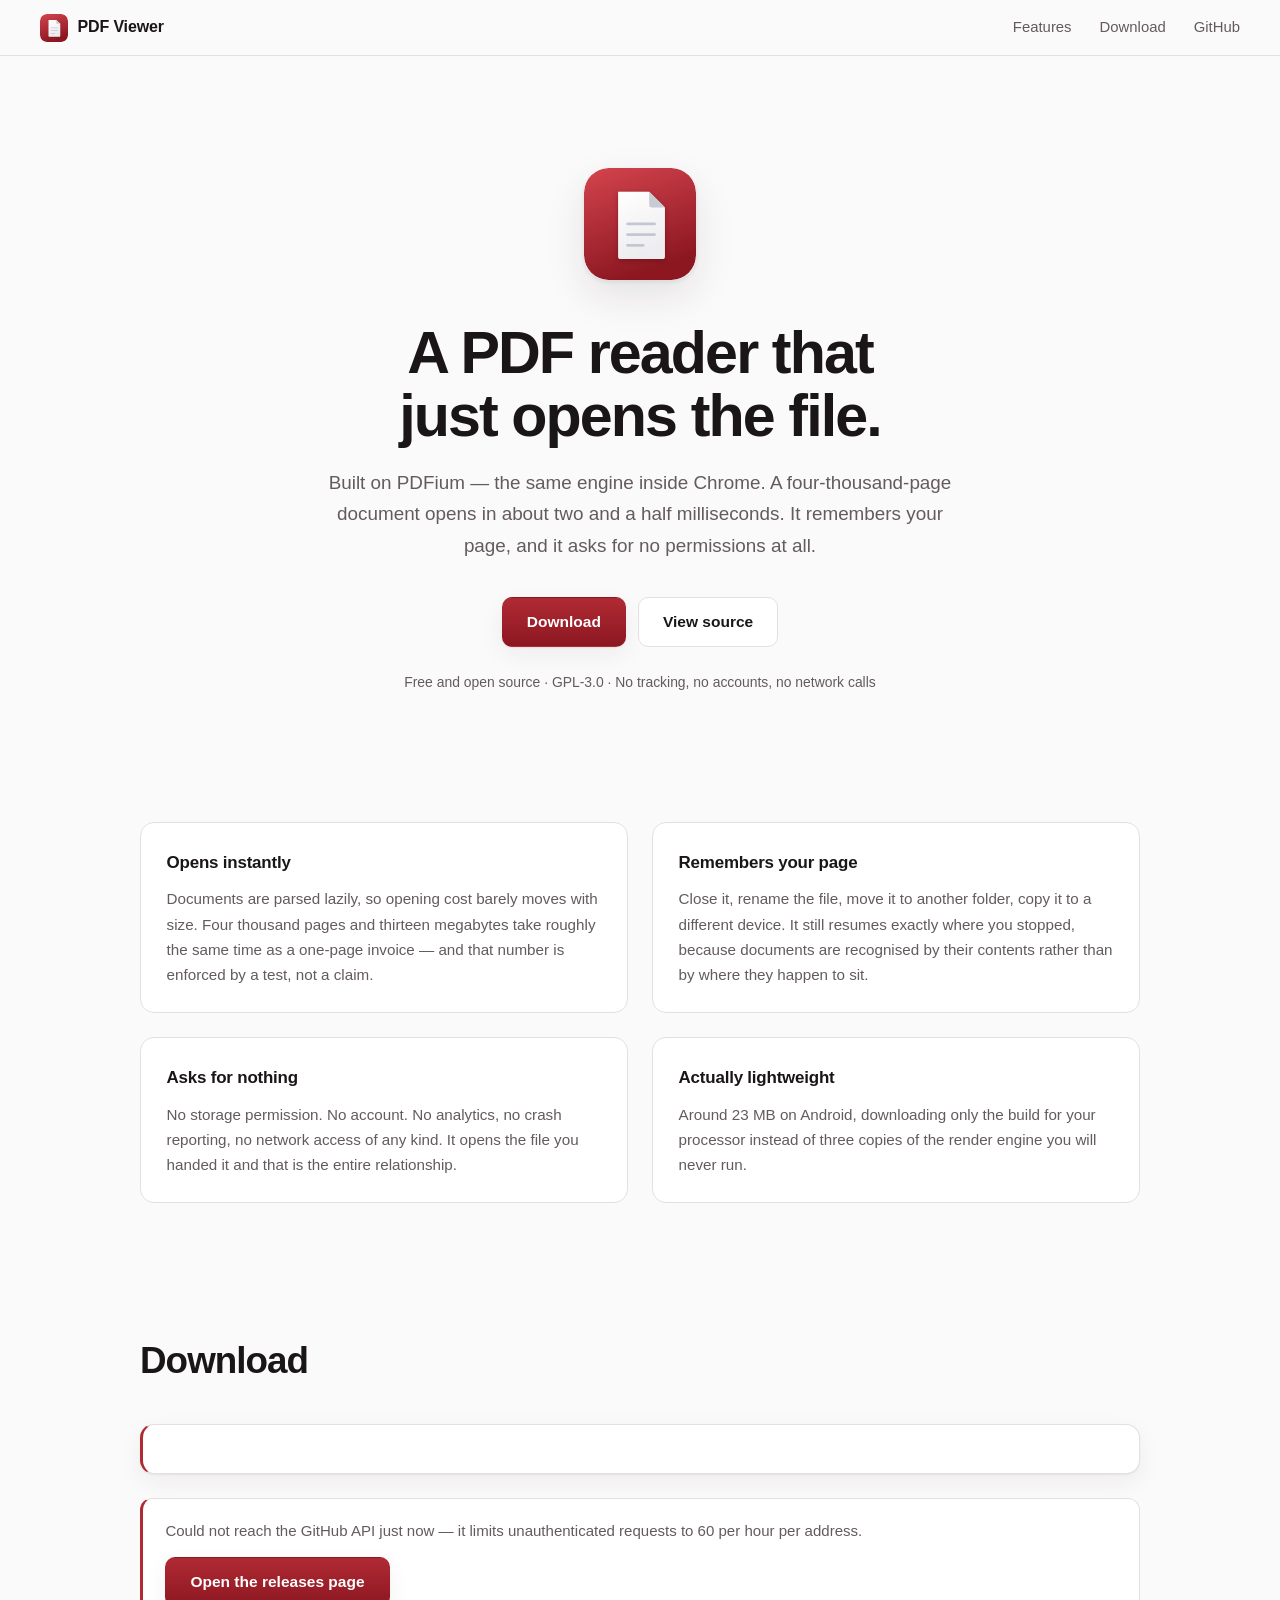
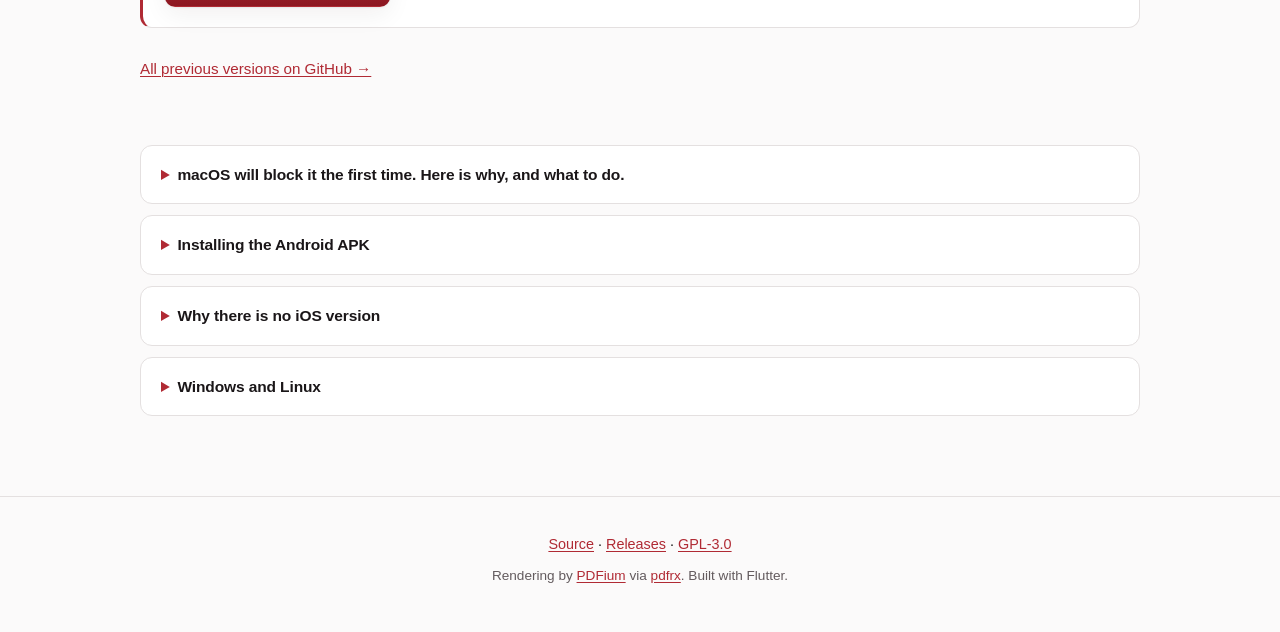
<file: website/index.html>
<!doctype html>
<html lang="en">
<head>
<meta charset="utf-8">
<meta name="viewport" content="width=device-width, initial-scale=1">
<title>PDF Viewer — a lightweight PDF reader for every platform</title>
<meta name="description" content="A fast, lightweight PDF reader built on PDFium. Opens instantly, remembers your page, asks for no permissions. Free and open source.">

<meta property="og:title" content="PDF Viewer">
<meta property="og:description" content="A fast, lightweight PDF reader built on PDFium. Opens instantly, remembers your page, asks for no permissions.">
<meta property="og:type" content="website">
<meta name="theme-color" content="#8C1721">

<link rel="icon" href="icon.svg" type="image/svg+xml">
<link rel="stylesheet" href="styles.css">
</head>
<body>

<a class="skip" href="#downloads">Skip to downloads</a>

<header class="topbar">
  <a class="brand" href="#top">
    <img src="icon.svg" alt="" width="28" height="28">
    <span>PDF&nbsp;Viewer</span>
  </a>
  <nav>
    <a href="#features">Features</a>
    <a href="#downloads">Download</a>
    <a href="https://github.com/sychus/pdfviewer" rel="noopener">GitHub</a>
  </nav>
</header>

<main id="top">

  <section class="hero">
    <img class="hero-icon" src="icon.svg" alt="PDF Viewer icon" width="112" height="112">
    <!-- No &nbsp; here. Non-breaking spaces make the phrase one unbreakable
         word, which sets a min-content width the whole page then inherits and
         overflows on narrow screens. Line breaks are handled by
         `text-wrap: balance` in CSS, which degrades to normal wrapping. -->
    <h1>A PDF reader that just opens the file.</h1>
    <p class="lede">
      Built on PDFium — the same engine inside Chrome. A four-thousand-page document opens in
      about two and a half milliseconds. It remembers your page, and it asks for no permissions
      at all.
    </p>
    <div class="hero-actions">
      <a class="btn primary" href="#downloads" id="hero-cta">Download</a>
      <a class="btn ghost" href="https://github.com/sychus/pdfviewer" rel="noopener">View source</a>
    </div>
    <p class="hero-note">Free and open source · GPL-3.0 · No tracking, no accounts, no network calls</p>
  </section>

  <section id="features" class="features">
    <article>
      <h2>Opens instantly</h2>
      <p>
        Documents are parsed lazily, so opening cost barely moves with size. Four thousand pages
        and thirteen megabytes take roughly the same time as a one-page invoice — and that number
        is enforced by a test, not a claim.
      </p>
    </article>
    <article>
      <h2>Remembers your page</h2>
      <p>
        Close it, rename the file, move it to another folder, copy it to a different device.
        It still resumes exactly where you stopped, because documents are recognised by their
        contents rather than by where they happen to sit.
      </p>
    </article>
    <article>
      <h2>Asks for nothing</h2>
      <p>
        No storage permission. No account. No analytics, no crash reporting, no network access of
        any kind. It opens the file you handed it and that is the entire relationship.
      </p>
    </article>
    <article>
      <h2>Actually lightweight</h2>
      <p>
        Around 23&nbsp;MB on Android, downloading only the build for your processor instead of
        three copies of the render engine you will never run.
      </p>
    </article>
  </section>

  <section id="downloads" class="downloads">
    <h2>Download</h2>
    <p class="version-line" id="version-line">Checking for the latest release…</p>

    <div id="recommended" class="recommended" hidden></div>

    <div id="all-downloads" class="grid"></div>
    <div id="missing-strip"></div>

    <div id="downloads-error" class="notice error" hidden>
      <p>
        Could not reach the GitHub API just now — it limits unauthenticated requests to 60 per
        hour per address.
      </p>
      <p><a class="btn primary" href="https://github.com/sychus/pdfviewer/releases/latest" rel="noopener">Open the releases page</a></p>
    </div>

    <p class="all-versions">
      <a href="https://github.com/sychus/pdfviewer/releases" rel="noopener">All previous versions on GitHub →</a>
    </p>
  </section>

  <section class="notes">
    <details>
      <summary>macOS will block it the first time. Here is why, and what to do.</summary>
      <p>
        You will see <em>“Apple could not verify PDF Viewer is free of malware.”</em> Read that
        carefully: it does not say malware was found. It says Apple could not verify. macOS shows
        this for every application that has not been notarised, and notarising requires a paid
        Apple Developer account this project does not have. Nothing was scanned and nothing was
        found.
      </p>
      <ol>
        <li>Drag <strong>PDF Viewer</strong> into Applications and open it. It gets blocked.</li>
        <li>Go to <strong>System Settings → Privacy &amp; Security</strong>, scroll down, click
            <strong>Open Anyway</strong>.</li>
        <li>Confirm. Once only.</li>
      </ol>
      <p>
        On macOS 15 and newer, right-click → Open no longer works for this. Prefer the terminal?
        <code>xattr -dr com.apple.quarantine "/Applications/PDF Viewer.app"</code>
      </p>
      <p>The same instructions ship inside the disk image, next to the app.</p>
    </details>

    <details>
      <summary>Installing the Android APK</summary>
      <p>
        Android asks you to allow installs from whichever app you downloaded with:
        <strong>Settings → Apps → Special access → Install unknown apps</strong>. That prompt
        appears for any APK not delivered by a store.
      </p>
      <p>
        Take the <strong>arm64-v8a</strong> build unless you know otherwise — it covers
        essentially every phone from the last decade. Requires Android 7.0 or newer.
      </p>
    </details>

    <details>
      <summary>Why there is no iOS version</summary>
      <p>
        The app builds for iOS. It cannot be distributed. iOS verifies code signatures in the
        kernel, and only Apple can issue a signature it will accept — there is no equivalent to
        Android's “install unknown apps”. Every route onto an iPhone requires the Apple Developer
        Program at 99 USD a year, so no downloadable iOS build exists outside the App Store or
        TestFlight.
      </p>
      <p>
        There is a second, separate obstacle: this project is GPL-3.0, and the GPL conflicts with
        App Store terms — Apple applies DRM that prevents the redistribution the licence requires.
        It is the same conflict that got VLC pulled from the App Store in 2011.
      </p>
    </details>

    <details>
      <summary>Windows and Linux</summary>
      <p>
        Both are scaffolded but not yet published. Flutter does not cross-compile desktop targets,
        so they cannot be produced on the Mac this is developed on — they need their own build
        machines. You can build them from source today; see the README.
      </p>
    </details>
  </section>

</main>

<footer>
  <p>
    <a href="https://github.com/sychus/pdfviewer" rel="noopener">Source</a> ·
    <a href="https://github.com/sychus/pdfviewer/releases" rel="noopener">Releases</a> ·
    <a href="https://github.com/sychus/pdfviewer/blob/main/LICENSE" rel="noopener">GPL-3.0</a>
  </p>
  <p class="muted">
    Rendering by <a href="https://pdfium.googlesource.com/pdfium/" rel="noopener">PDFium</a>
    via <a href="https://pub.dev/packages/pdfrx" rel="noopener">pdfrx</a>. Built with Flutter.
  </p>
</footer>

<script src="app.js"></script>
</body>
</html>
</file>
<file: website/styles.css>
/* PDF Viewer — landing page.
   No framework, no webfonts, no external requests. The product claims to be
   lightweight; the page that sells it should not need 300KB of JavaScript to
   render four paragraphs and a download list. */

:root {
  color-scheme: light dark;

  --crimson: #B02A34;
  --crimson-deep: #8C1721;
  --crimson-lift: #D4444E;

  --bg: #FBFAFA;
  --bg-raised: #FFFFFF;
  --bg-sunken: #F2F0F0;
  --border: #E4E0E0;
  --text: #1A1618;
  --text-dim: #635B5E;
  --shadow: 0 1px 2px rgba(26, 22, 24, .06), 0 8px 24px rgba(26, 22, 24, .06);
  --shadow-lift: 0 2px 4px rgba(26, 22, 24, .08), 0 16px 40px rgba(26, 22, 24, .10);
}

@media (prefers-color-scheme: dark) {
  :root {
    --bg: #131011;
    --bg-raised: #1C1819;
    --bg-sunken: #0E0C0D;
    --border: #2E2829;
    --text: #F4F1F1;
    --text-dim: #A79FA1;
    --crimson: #E05A63;
    --crimson-lift: #F07079;
    --shadow: 0 1px 2px rgba(0, 0, 0, .4), 0 8px 24px rgba(0, 0, 0, .3);
    --shadow-lift: 0 2px 4px rgba(0, 0, 0, .5), 0 16px 40px rgba(0, 0, 0, .45);
  }
}

* { box-sizing: border-box; }

html { scroll-behavior: smooth; }
@media (prefers-reduced-motion: reduce) {
  html { scroll-behavior: auto; }
  * { animation: none !important; transition: none !important; }
}

body {
  margin: 0;
  /* Deliberately no `overflow-x: hidden`. Measured at 390px: scrollWidth equals
     clientWidth and nothing overflows, so hiding it would only mask a future
     layout bug instead of showing one. */
  background: var(--bg);
  color: var(--text);
  font: 16px/1.65 ui-sans-serif, -apple-system, BlinkMacSystemFont, "Segoe UI",
        Roboto, "Helvetica Neue", Arial, sans-serif;
  -webkit-font-smoothing: antialiased;
}

a { color: var(--crimson); text-decoration-thickness: 1px; text-underline-offset: 2px; }
a:hover { color: var(--crimson-lift); }

code {
  font-family: ui-monospace, SFMono-Regular, Menlo, Consolas, monospace;
  font-size: .88em;
  background: var(--bg-sunken);
  border: 1px solid var(--border);
  border-radius: 5px;
  padding: .12em .4em;
  overflow-wrap: anywhere;
}

.skip {
  position: absolute;
  left: -9999px;
}
.skip:focus {
  left: 1rem; top: 1rem;
  z-index: 10;
  background: var(--bg-raised);
  padding: .6rem 1rem;
  border-radius: 8px;
  box-shadow: var(--shadow);
}

/* ── top bar ─────────────────────────────────────────────────────────────── */

.topbar {
  position: sticky;
  top: 0;
  z-index: 5;
  display: flex;
  align-items: center;
  justify-content: space-between;
  gap: 1rem;
  padding: .85rem clamp(1rem, 4vw, 2.5rem);
  background: color-mix(in srgb, var(--bg) 86%, transparent);
  backdrop-filter: blur(12px);
  border-bottom: 1px solid var(--border);
}

.brand {
  display: inline-flex;
  align-items: center;
  gap: .6rem;
  font-weight: 650;
  letter-spacing: -.01em;
  color: var(--text);
  text-decoration: none;
}
.brand img { border-radius: 7px; display: block; }

.topbar nav {
  display: flex;
  gap: clamp(.9rem, 3vw, 1.75rem);
  font-size: .93rem;
}
.topbar nav a { color: var(--text-dim); text-decoration: none; }
.topbar nav a:hover { color: var(--text); }

/* ── hero ────────────────────────────────────────────────────────────────── */

main { max-width: 1080px; margin: 0 auto; padding: 0 clamp(1rem, 4vw, 2.5rem); }

.hero {
  text-align: center;
  padding: clamp(3.5rem, 11vw, 7rem) 0 clamp(2.5rem, 7vw, 4.5rem);
}

.hero-icon {
  border-radius: 24px;
  box-shadow: var(--shadow-lift);
  margin-bottom: 2rem;
}

.hero h1 {
  margin: 0 auto 1.25rem;
  max-width: 17ch;
  font-size: clamp(2rem, 6.5vw, 3.7rem);
  line-height: 1.07;
  letter-spacing: -.032em;
  font-weight: 700;
  /* Evens out the line lengths without hardcoding break points. Ignored by
     older browsers, which simply wrap normally — no layout damage either way. */
  text-wrap: balance;
}

.lede { text-wrap: pretty; }

.lede {
  margin: 0 auto;
  max-width: 60ch;
  font-size: clamp(1.03rem, 2.2vw, 1.18rem);
  color: var(--text-dim);
}

.hero-actions {
  display: flex;
  flex-wrap: wrap;
  gap: .75rem;
  justify-content: center;
  margin: 2.25rem 0 1.5rem;
}

.hero-note { font-size: .87rem; color: var(--text-dim); margin: 0; }

/* ── buttons ─────────────────────────────────────────────────────────────── */

.btn {
  display: inline-flex;
  align-items: center;
  justify-content: center;
  gap: .5rem;
  padding: .72rem 1.5rem;
  border-radius: 10px;
  border: 1px solid transparent;
  font-weight: 560;
  font-size: .97rem;
  text-decoration: none;
  cursor: pointer;
  transition: transform .12s ease, box-shadow .12s ease, background .12s ease;
}
.btn:active { transform: translateY(1px); }

.btn.primary {
  background: linear-gradient(180deg, var(--crimson) 0%, var(--crimson-deep) 100%);
  color: #fff;
  box-shadow: var(--shadow);
}
.btn.primary:hover { color: #fff; box-shadow: var(--shadow-lift); }

.btn.ghost {
  background: var(--bg-raised);
  border-color: var(--border);
  color: var(--text);
}
.btn.ghost:hover { color: var(--text); border-color: var(--text-dim); }

/* ── features ────────────────────────────────────────────────────────────── */

/* Two columns, not auto-fit. There are four cards: auto-fit lands on three at
   this width and strands the fourth alone on its own row. */
.features {
  display: grid;
  grid-template-columns: 1fr;
  gap: 1.5rem;
  padding: clamp(2rem, 6vw, 3.5rem) 0;
}
@media (min-width: 780px) {
  .features { grid-template-columns: 1fr 1fr; }
}
.features article {
  background: var(--bg-raised);
  border: 1px solid var(--border);
  border-radius: 14px;
  padding: 1.6rem;
}
.features h2 {
  margin: 0 0 .6rem;
  font-size: 1.06rem;
  letter-spacing: -.012em;
}
.features p { margin: 0; color: var(--text-dim); font-size: .95rem; }

/* ── downloads ───────────────────────────────────────────────────────────── */

.downloads { padding: clamp(2.5rem, 7vw, 4.5rem) 0 2rem; }

.downloads h2 {
  font-size: clamp(1.7rem, 4.5vw, 2.3rem);
  letter-spacing: -.026em;
  margin: 0 0 .4rem;
}

.version-line { color: var(--text-dim); margin: 0 0 2rem; font-size: .95rem; }

.recommended {
  background: var(--bg-raised);
  border: 1px solid var(--border);
  border-left: 3px solid var(--crimson);
  border-radius: 14px;
  padding: 1.5rem;
  margin-bottom: 1.5rem;
  box-shadow: var(--shadow);
  display: flex;
  flex-wrap: wrap;
  align-items: center;
  justify-content: space-between;
  gap: 1.25rem;
}
.recommended .what { min-width: 0; }
.recommended .eyebrow {
  font-size: .74rem;
  letter-spacing: .09em;
  text-transform: uppercase;
  color: var(--crimson);
  font-weight: 650;
  margin: 0 0 .3rem;
}
.recommended h3 { margin: 0 0 .25rem; font-size: 1.2rem; letter-spacing: -.015em; }
.recommended .meta { margin: 0; color: var(--text-dim); font-size: .9rem; }

/* Two columns for the same reason as .features: the asset count is even, and
   auto-fit's three-across leaves the last card stranded. Six assets (once
   Windows and Linux ship) fill three tidy rows. */
.grid {
  display: grid;
  grid-template-columns: 1fr;
  gap: 1rem;
}
@media (min-width: 780px) {
  .grid { grid-template-columns: 1fr 1fr; }
}

.card {
  background: var(--bg-raised);
  border: 1px solid var(--border);
  border-radius: 12px;
  padding: 1.15rem 1.25rem;
  display: flex;
  flex-direction: column;
  gap: .55rem;
}
.card h3 { margin: 0; font-size: 1rem; letter-spacing: -.01em; }
.card .for { margin: 0; color: var(--text-dim); font-size: .88rem; flex: 1; }
.card .row {
  display: flex;
  align-items: center;
  justify-content: space-between;
  gap: .75rem;
  margin-top: .35rem;
}
.card .size { color: var(--text-dim); font-size: .82rem; font-variant-numeric: tabular-nums; }
.card a.dl {
  font-weight: 560;
  font-size: .92rem;
  text-decoration: none;
  padding: .45rem .95rem;
  border-radius: 8px;
  border: 1px solid var(--border);
  background: var(--bg-sunken);
  color: var(--text);
  white-space: nowrap;
}
.card a.dl:hover { border-color: var(--crimson); color: var(--crimson); }

/* Platforms with no binary. A compact strip rather than more cards: three
   dimmed cards padded the grid out to seven items and stranded one on its own
   row, and the detail already lives in the notes below. */
.unavailable-strip {
  margin-top: 1.25rem;
  display: flex;
  flex-wrap: wrap;
  align-items: baseline;
  gap: .5rem 1.4rem;
  padding: .95rem 1.15rem;
  border: 1px dashed var(--border);
  border-radius: 12px;
  font-size: .88rem;
  color: var(--text-dim);
}
.unavailable-strip .label {
  font-weight: 600;
  color: var(--text);
  letter-spacing: -.005em;
}
.unavailable-strip .item strong { color: var(--text); font-weight: 560; }

.notice {
  border-radius: 12px;
  padding: 1.25rem 1.4rem;
  border: 1px solid var(--border);
  background: var(--bg-raised);
}
.notice.error { border-left: 3px solid var(--crimson); }
.notice p { margin: 0 0 .8rem; color: var(--text-dim); font-size: .94rem; }
.notice p:last-child { margin: 0; }

.all-versions { margin-top: 1.75rem; font-size: .95rem; }

/* ── notes ───────────────────────────────────────────────────────────────── */

.notes { padding: 1rem 0 clamp(3rem, 8vw, 5rem); display: grid; gap: .7rem; }

details {
  background: var(--bg-raised);
  border: 1px solid var(--border);
  border-radius: 12px;
  padding: 1rem 1.25rem;
}
details[open] { box-shadow: var(--shadow); }
summary {
  cursor: pointer;
  font-weight: 560;
  font-size: .97rem;
  letter-spacing: -.008em;
}
summary::marker { color: var(--crimson); }
details p, details li { color: var(--text-dim); font-size: .93rem; }
details p:first-of-type { margin-top: .9rem; }
details ol { padding-left: 1.2rem; }

/* ── footer ──────────────────────────────────────────────────────────────── */

footer {
  border-top: 1px solid var(--border);
  padding: 2.25rem clamp(1rem, 4vw, 2.5rem);
  text-align: center;
  font-size: .9rem;
}
footer p { margin: 0 0 .5rem; }
footer .muted { color: var(--text-dim); font-size: .85rem; }

@media (max-width: 560px) {
  .recommended { flex-direction: column; align-items: stretch; }
  .recommended .btn { width: 100%; }
  .topbar nav a:first-child { display: none; }
}
</file>
